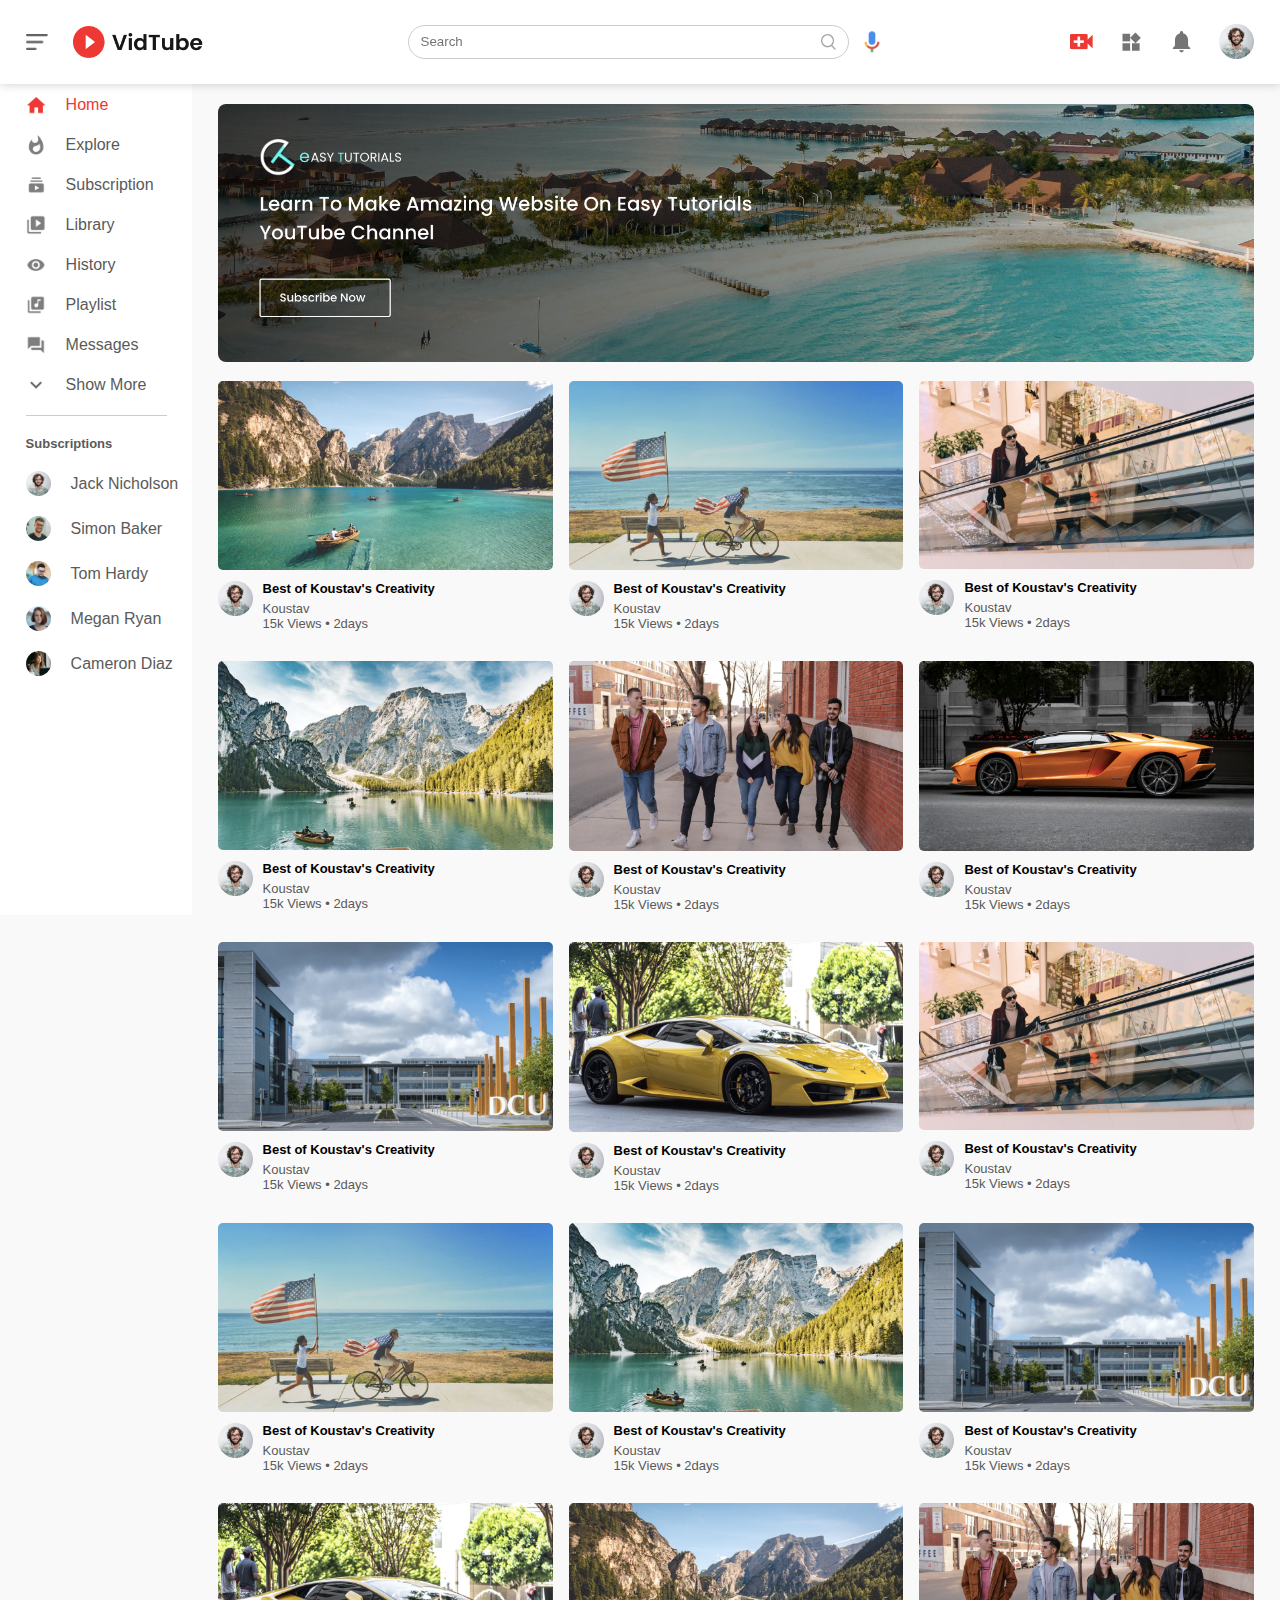
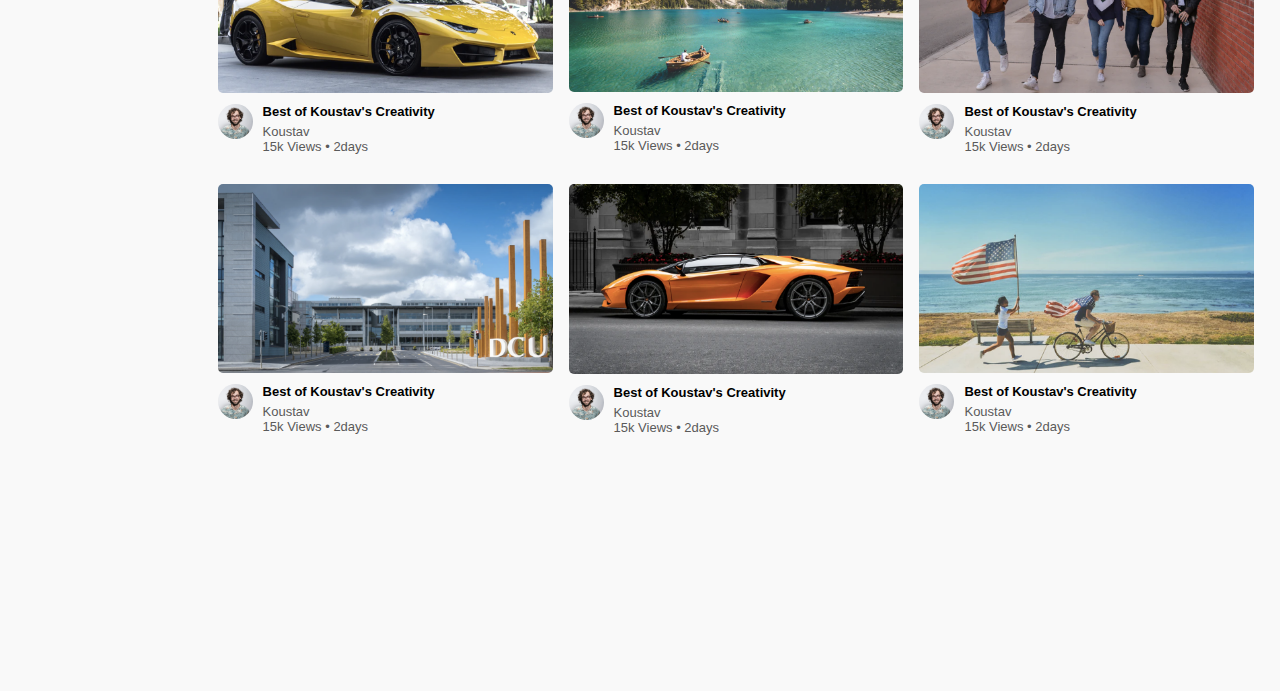
<file: index.html>
<!DOCTYPE html>
<html lang="en">
<head>
    <meta charset="UTF-8">
    <meta name="viewport" content="width=device-width, initial-scale=1.0">
    <title>Video Sharing Website - Inspired by the Design of YouTube</title>
    <link rel="stylesheet" href="style.css">
</head>
<body>
    
    <!-- Top Section Start-->
    <nav class="flex-div">
        <div class="nav-left flex-div">
            <img src="images/menu.png" alt="" class="menu-icon">
            <img src="images/logo.png" alt="" class="logo">
        </div>
        <div class="nav-middle flex-div">
            <div class="search-box flex-div">
                <input type="text" placeholder="Search">
                <img src="images/search.png" alt="">
            </div>
            <img src="images/voice-search.png" alt="" class="mic-icon">
        </div>
        <div class="nav-right flex-div">
            <img src="images/upload.png" alt="">
            <img src="images/more.png" alt="">
            <img src="images/notification.png" alt="">
            <img src="images/Jack.png" alt="" class="user-icon">
        </div>
    </nav>

    <!-- Top Section End-->



    <!--Start of Side-bar -->

        <div class="sidebar">
            <div class="shortcut-links">
                <a href=""><img src="images/home.png"><p>Home</p></a>
                <a href=""><img src="images/explore.png"><p>Explore</p></a>
                <a href=""><img src="images/subscriprion.png"><p>Subscription</p></a>
                <a href=""><img src="images/library.png"><p>Library</p></a>
                <a href=""><img src="images/history.png"><p>History</p></a>
                <a href=""><img src="images/playlist.png"><p>Playlist</p></a>
                <a href=""><img src="images/messages.png"><p>Messages</p></a>
                <a href=""><img src="images/show-more.png"><p>Show More</p></a>
                
                <hr>

            </div>

            <div class="subscribed-list">
                <h3>Subscriptions</h3>
                <a href=""><img src="images/Jack.png"><p>Jack Nicholson</p></a>
                <a href=""><img src="images/simon.png"><p>Simon Baker</p></a>
                <a href=""><img src="images/tom.png"><p>Tom Hardy</p></a>
                <a href=""><img src="images/megan.png"><p>Megan Ryan</p></a>
                <a href=""><img src="images/cameron.png"><p>Cameron Diaz</p></a>
            </div>
        </div>

    <!--End of Side-bar -->



    <!-- start of main -->

        <div class="container">
            <div class="banner">
                <img src="images/banner.png" alt="">
            </div>

            <div class="list-container">
                <div class="vid-list">
                    <a href="play_video.html"><img src="images/thumbnail1.png" alt="" class="thumbnail"></a>                  
                        <div class="flex-div">
                            <img src="images/Jack.png" alt="">
                                <div class="vid-info">
                                    <a href="play_video.html">Best of Koustav's Creativity</a>
                                    <p>Koustav</p>
                                    <p>15k Views &bull; 2days</p>
                                </div>
                        </div>
                </div>
                <div class="vid-list">
                    <a href=""><img src="images/thumbnail2.png" alt="" class="thumbnail"></a>                  
                        <div class="flex-div">
                            <img src="images/Jack.png" alt="">
                                <div class="vid-info">
                                    <a href="">Best of Koustav's Creativity</a>
                                    <p>Koustav</p>
                                    <p>15k Views &bull; 2days</p>
                                </div>
                        </div>
                </div>
                <div class="vid-list">
                    <a href=""><img src="images/thumbnail3.png" alt="" class="thumbnail"></a>                  
                        <div class="flex-div">
                            <img src="images/Jack.png" alt="">
                                <div class="vid-info">
                                    <a href="">Best of Koustav's Creativity</a>
                                    <p>Koustav</p>
                                    <p>15k Views &bull; 2days</p>
                                </div>
                        </div>
                </div>
                <div class="vid-list">
                    <a href=""><img src="images/thumbnail4.png" alt="" class="thumbnail"></a>                  
                        <div class="flex-div">
                            <img src="images/Jack.png" alt="">
                                <div class="vid-info">
                                    <a href="">Best of Koustav's Creativity</a>
                                    <p>Koustav</p>
                                    <p>15k Views &bull; 2days</p>
                                </div>
                        </div>
                </div>
                <div class="vid-list">
                    <a href=""><img src="images/thumbnail5.png" alt="" class="thumbnail"></a>                  
                        <div class="flex-div">
                            <img src="images/Jack.png" alt="">
                                <div class="vid-info">
                                    <a href="">Best of Koustav's Creativity</a>
                                    <p>Koustav</p>
                                    <p>15k Views &bull; 2days</p>
                                </div>
                        </div>
                </div>
                <div class="vid-list">
                    <a href=""><img src="images/thumbnail6.png" alt="" class="thumbnail"></a>                  
                        <div class="flex-div">
                            <img src="images/Jack.png" alt="">
                                <div class="vid-info">
                                    <a href="">Best of Koustav's Creativity</a>
                                    <p>Koustav</p>
                                    <p>15k Views &bull; 2days</p>
                                </div>
                        </div>
                </div>
                <div class="vid-list">
                    <a href=""><img src="images/thumbnail7.png" alt="" class="thumbnail"></a>                  
                        <div class="flex-div">
                            <img src="images/Jack.png" alt="">
                                <div class="vid-info">
                                    <a href="">Best of Koustav's Creativity</a>
                                    <p>Koustav</p>
                                    <p>15k Views &bull; 2days</p>
                                </div>
                        </div>
                </div>
                <div class="vid-list">
                    <a href=""><img src="images/thumbnail8.png" alt="" class="thumbnail"></a>                  
                        <div class="flex-div">
                            <img src="images/Jack.png" alt="">
                                <div class="vid-info">
                                    <a href="">Best of Koustav's Creativity</a>
                                    <p>Koustav</p>
                                    <p>15k Views &bull; 2days</p>
                                </div>
                        </div>
                </div>
                <div class="vid-list">
                    <a href=""><img src="images/thumbnail3.png" alt="" class="thumbnail"></a>                  
                        <div class="flex-div">
                            <img src="images/Jack.png" alt="">
                                <div class="vid-info">
                                    <a href="">Best of Koustav's Creativity</a>
                                    <p>Koustav</p>
                                    <p>15k Views &bull; 2days</p>
                                </div>
                        </div>
                </div>
                <div class="vid-list">
                    <a href=""><img src="images/thumbnail2.png" alt="" class="thumbnail"></a>                  
                        <div class="flex-div">
                            <img src="images/Jack.png" alt="">
                                <div class="vid-info">
                                    <a href="">Best of Koustav's Creativity</a>
                                    <p>Koustav</p>
                                    <p>15k Views &bull; 2days</p>
                                </div>
                        </div>
                </div>
                <div class="vid-list">
                    <a href=""><img src="images/thumbnail4.png" alt="" class="thumbnail"></a>                  
                        <div class="flex-div">
                            <img src="images/Jack.png" alt="">
                                <div class="vid-info">
                                    <a href="">Best of Koustav's Creativity</a>
                                    <p>Koustav</p>
                                    <p>15k Views &bull; 2days</p>
                                </div>
                        </div>
                </div>
                <div class="vid-list">
                    <a href=""><img src="images/thumbnail7.png" alt="" class="thumbnail"></a>                  
                        <div class="flex-div">
                            <img src="images/Jack.png" alt="">
                                <div class="vid-info">
                                    <a href="">Best of Koustav's Creativity</a>
                                    <p>Koustav</p>
                                    <p>15k Views &bull; 2days</p>
                                </div>
                        </div>
                </div>
                <div class="vid-list">
                    <a href=""><img src="images/thumbnail8.png" alt="" class="thumbnail"></a>                  
                        <div class="flex-div">
                            <img src="images/Jack.png" alt="">
                                <div class="vid-info">
                                    <a href="">Best of Koustav's Creativity</a>
                                    <p>Koustav</p>
                                    <p>15k Views &bull; 2days</p>
                                </div>
                        </div>
                </div>
                <div class="vid-list">
                    <a href=""><img src="images/thumbnail1.png" alt="" class="thumbnail"></a>                  
                        <div class="flex-div">
                            <img src="images/Jack.png" alt="">
                                <div class="vid-info">
                                    <a href="">Best of Koustav's Creativity</a>
                                    <p>Koustav</p>
                                    <p>15k Views &bull; 2days</p>
                                </div>
                        </div>
                </div>
                <div class="vid-list">
                    <a href=""><img src="images/thumbnail5.png" alt="" class="thumbnail"></a>                  
                        <div class="flex-div">
                            <img src="images/Jack.png" alt="">
                                <div class="vid-info">
                                    <a href="">Best of Koustav's Creativity</a>
                                    <p>Koustav</p>
                                    <p>15k Views &bull; 2days</p>
                                </div>
                        </div>
                </div>
                <div class="vid-list">
                    <a href=""><img src="images/thumbnail7.png" alt="" class="thumbnail"></a>                  
                        <div class="flex-div">
                            <img src="images/Jack.png" alt="">
                                <div class="vid-info">
                                    <a href="">Best of Koustav's Creativity</a>
                                    <p>Koustav</p>
                                    <p>15k Views &bull; 2days</p>
                                </div>
                        </div>
                </div>
                <div class="vid-list">
                    <a href=""><img src="images/thumbnail6.png" alt="" class="thumbnail"></a>                  
                        <div class="flex-div">
                            <img src="images/Jack.png" alt="">
                                <div class="vid-info">
                                    <a href="">Best of Koustav's Creativity</a>
                                    <p>Koustav</p>
                                    <p>15k Views &bull; 2days</p>
                                </div>
                        </div>
                </div>
                <div class="vid-list">
                    <a href=""><img src="images/thumbnail2.png" alt="" class="thumbnail"></a>                  
                        <div class="flex-div">
                            <img src="images/Jack.png" alt="">
                                <div class="vid-info">
                                    <a href="">Best of Koustav's Creativity</a>
                                    <p>Koustav</p>
                                    <p>15k Views &bull; 2days</p>
                                </div>
                        </div>
                </div>


            </div>
        </div>

    <!-- end of main -->


    <script src="script.js"></script>

</body>
</html>
</file>
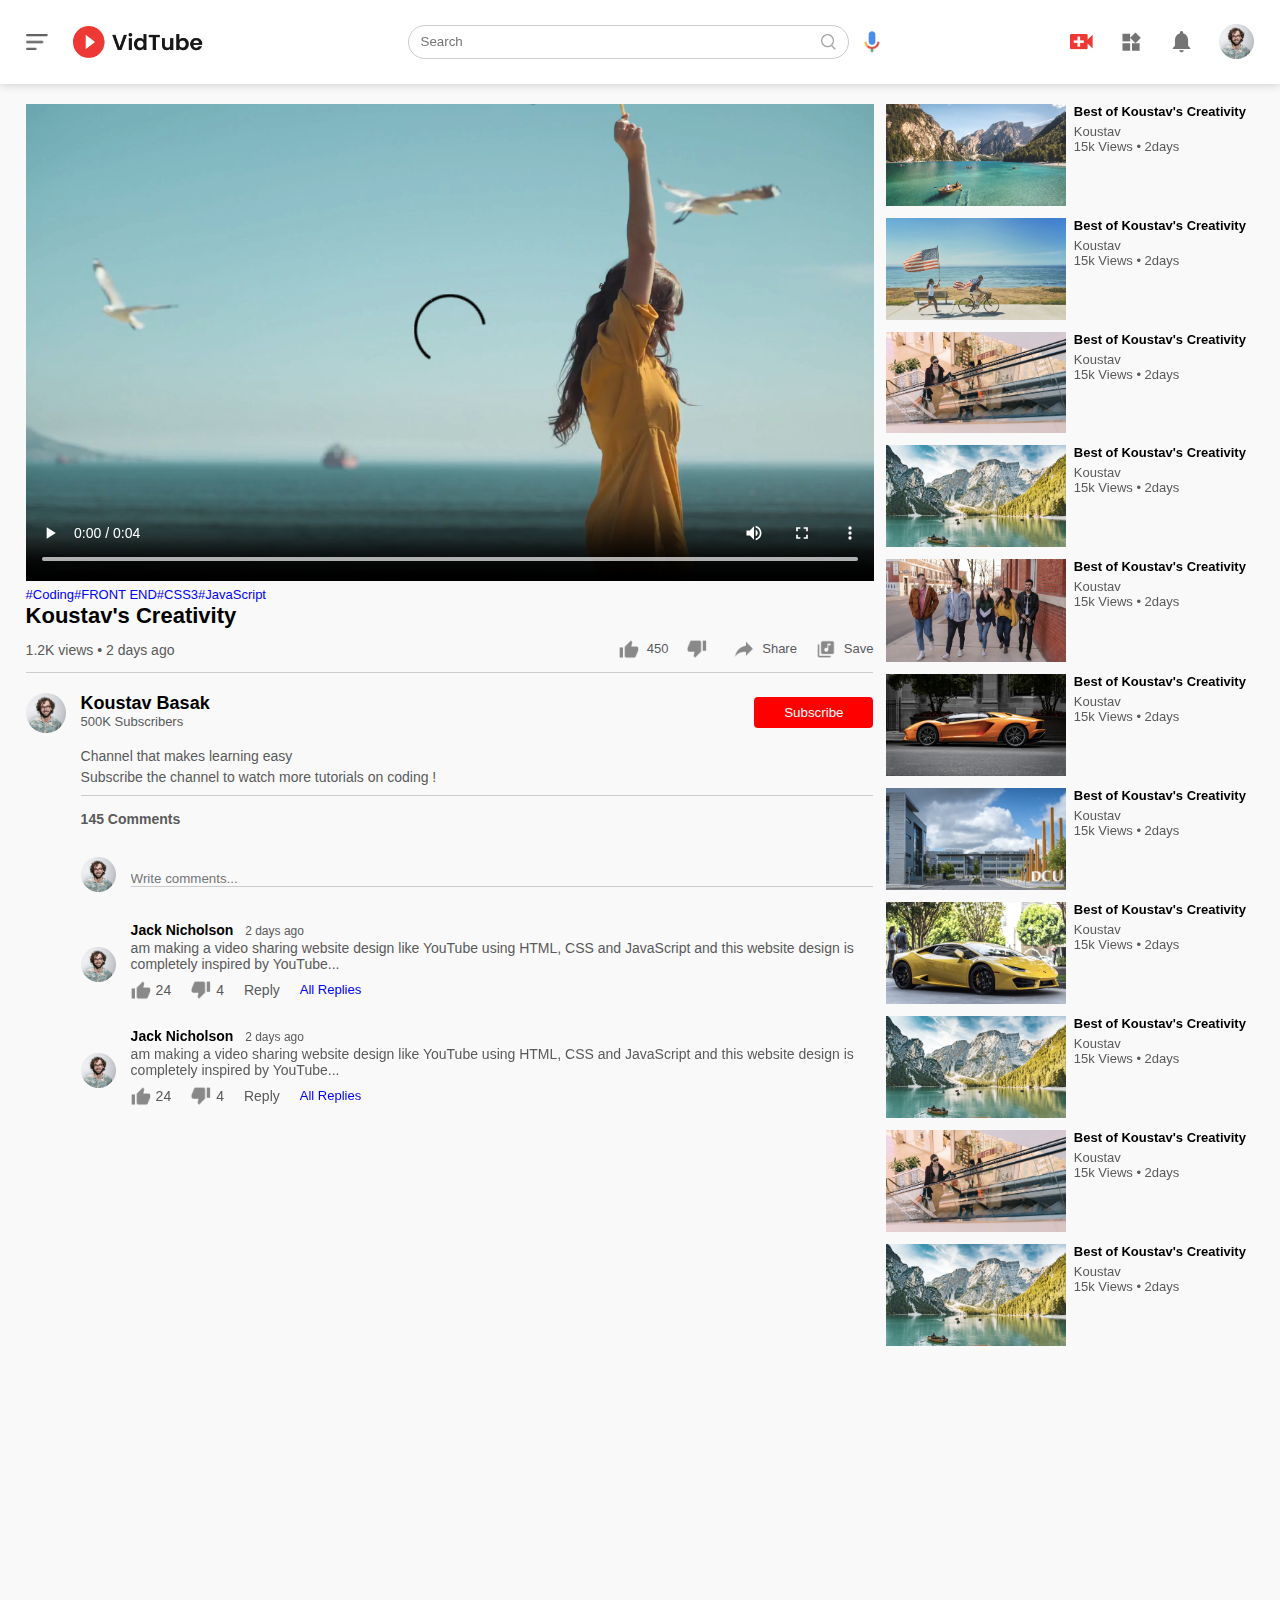
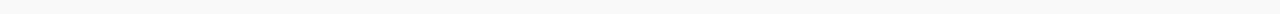
<file: play_video.html>
<!DOCTYPE html>
<html lang="en">
  <head>
    <meta charset="UTF-8" />
    <meta name="viewport" content="width=device-width, initial-scale=1.0" />
    <title>Play Video</title>

    <link rel="stylesheet" href="style.css" />
  </head>
  <body>
    <!-- Top Section Start-->
    <nav class="flex-div">
      <div class="nav-left flex-div">
        <img src="images/menu.png" alt="" class="menu-icon" />
        <img src="images/logo.png" alt="" class="logo" />
      </div>
      <div class="nav-middle flex-div">
        <div class="search-box flex-div">
          <input type="text" placeholder="Search" />
          <img src="images/search.png" alt="" />
        </div>
        <img src="images/voice-search.png" alt="" class="mic-icon" />
      </div>
      <div class="nav-right flex-div">
        <img src="images/upload.png" alt="" />
        <img src="images/more.png" alt="" />
        <img src="images/notification.png" alt="" />
        <img src="images/Jack.png" alt="" class="user-icon" />
      </div>
    </nav>
    <!-- end Section Start-->

    <div class="container play-container">
      <div class="row">
        <div class="play-video">
          <video
            src="images/video.mp4"
            type="video/mp4"
            controls
            autoplay
          ></video>

          <div class="tags">
            <a href="">#Coding</a><a href="">#FRONT END</a><a href="">#CSS3</a
            ><a href="">#JavaScript</a>
          </div>
          <h3>Koustav's Creativity</h3>
          <div class="play-video-info">
            <p>1.2K views &bull; 2 days ago</p>
            <div>
              <a href=""><img src="images/like.png" alt="" />450</a>
              <a href=""><img src="images/dislike.png" alt="" /></a>
              <a href=""><img src="images/share.png" alt="" />Share</a>
              <a href=""><img src="images/save.png" alt="" />Save</a>
            </div>
          </div>

          <hr />

          <div class="plublisher">
            <img src="images/Jack.png" alt="" />
            <div>
              <p>Koustav Basak</p>
              <span>500K Subscribers</span>
            </div>
            <button type="button">Subscribe</button>
          </div>

          <div class="vid-description">
            <p>Channel that makes learning easy</p>
            <p>Subscribe the channel to watch more tutorials on coding !</p>
            <hr />
            <h4>145 Comments</h4>

            <div class="add-comment">
              <img src="images/Jack.png" alt="" />
              <input type="text" placeholder="Write comments..." />
            </div>

            <div class="old-comment">
              <img src="images/Jack.png" alt="" />
              <div>
                <h3>Jack Nicholson <span>2 days ago</span></h3>
                <p>
                  am making a video sharing website design like YouTube using
                  HTML, CSS and JavaScript and this website design is completely
                  inspired by YouTube...
                </p>
                <div class="comment-action">
                  <img src="images/like.png" alt="">
                  <span>24</span>
                  <img src="images/dislike.png" alt="">
                  <span>4</span>
                  <span>Reply</span>
                  <a href="">All Replies</a>
                </div>
              </div>
            </div>

            <div class="old-comment">
              <img src="images/Jack.png" alt="" />
              <div>
                <h3>Jack Nicholson <span>2 days ago</span></h3>
                <p>
                  am making a video sharing website design like YouTube using
                  HTML, CSS and JavaScript and this website design is completely
                  inspired by YouTube...
                </p>
                <div class="comment-action">
                  <img src="images/like.png" alt="">
                  <span>24</span>
                  <img src="images/dislike.png" alt="">
                  <span>4</span>
                  <span>Reply</span>
                  <a href="">All Replies</a>
                </div>
              </div>
            </div>
          </div>
        </div>

        <!-- start of video list of right sidebar  -->
        <div class="right-sidebar">
          <div class="side-video-list">
            <a href="" class="small-thumbnail"
              ><img src="images/thumbnail1.png" alt=""
            /></a>
            <div class="vid-info">
              <a href="">Best of Koustav's Creativity</a>
              <p>Koustav</p>
              <p>15k Views &bull; 2days</p>
            </div>
          </div>
          <div class="side-video-list">
            <a href="" class="small-thumbnail"
              ><img src="images/thumbnail2.png" alt=""
            /></a>
            <div class="vid-info">
              <a href="">Best of Koustav's Creativity</a>
              <p>Koustav</p>
              <p>15k Views &bull; 2days</p>
            </div>
          </div>
          <div class="side-video-list">
            <a href="" class="small-thumbnail"
              ><img src="images/thumbnail3.png" alt=""
            /></a>
            <div class="vid-info">
              <a href="">Best of Koustav's Creativity</a>
              <p>Koustav</p>
              <p>15k Views &bull; 2days</p>
            </div>
          </div>
          <div class="side-video-list">
            <a href="" class="small-thumbnail"
              ><img src="images/thumbnail4.png" alt=""
            /></a>
            <div class="vid-info">
              <a href="">Best of Koustav's Creativity</a>
              <p>Koustav</p>
              <p>15k Views &bull; 2days</p>
            </div>
          </div>
          <div class="side-video-list">
            <a href="" class="small-thumbnail"
              ><img src="images/thumbnail5.png" alt=""
            /></a>
            <div class="vid-info">
              <a href="">Best of Koustav's Creativity</a>
              <p>Koustav</p>
              <p>15k Views &bull; 2days</p>
            </div>
          </div>
          <div class="side-video-list">
            <a href="" class="small-thumbnail"
              ><img src="images/thumbnail6.png" alt=""
            /></a>
            <div class="vid-info">
              <a href="">Best of Koustav's Creativity</a>
              <p>Koustav</p>
              <p>15k Views &bull; 2days</p>
            </div>
          </div>
          <div class="side-video-list">
            <a href="" class="small-thumbnail"
              ><img src="images/thumbnail7.png" alt=""
            /></a>
            <div class="vid-info">
              <a href="">Best of Koustav's Creativity</a>
              <p>Koustav</p>
              <p>15k Views &bull; 2days</p>
            </div>
          </div>
          <div class="side-video-list">
            <a href="" class="small-thumbnail"
              ><img src="images/thumbnail8.png" alt=""
            /></a>
            <div class="vid-info">
              <a href="">Best of Koustav's Creativity</a>
              <p>Koustav</p>
              <p>15k Views &bull; 2days</p>
            </div>
          </div>
          <div class="side-video-list">
            <a href="" class="small-thumbnail"
              ><img src="images/thumbnail4.png" alt=""
            /></a>
            <div class="vid-info">
              <a href="">Best of Koustav's Creativity</a>
              <p>Koustav</p>
              <p>15k Views &bull; 2days</p>
            </div>
          </div>
          <div class="side-video-list">
            <a href="" class="small-thumbnail"
              ><img src="images/thumbnail3.png" alt=""
            /></a>
            <div class="vid-info">
              <a href="">Best of Koustav's Creativity</a>
              <p>Koustav</p>
              <p>15k Views &bull; 2days</p>
            </div>
          </div>
          <div class="side-video-list">
            <a href="" class="small-thumbnail"
              ><img src="images/thumbnail4.png" alt=""
            /></a>
            <div class="vid-info">
              <a href="">Best of Koustav's Creativity</a>
              <p>Koustav</p>
              <p>15k Views &bull; 2days</p>
            </div>
          </div>
        </div>
        <!-- end of video list of right sidebar  -->
      </div>
    </div>
  </body>
</html>
</file>
<file: style.css>
* {
    margin: 0;
    padding: 0;
    font-family: 'poppins', sans-serif;
    box-sizing: border-box;
}

a{
    text-decoration: none;
    color: #5a5a5a;
}

img{
    cursor: pointer;
}

.flex-div{
    display: flex;
    align-items: center;
}

nav{
    padding: 10px 2%;
    justify-content: space-between;
    box-shadow: 0 0 10px rgba(0, 0, 0, 0.2);
    background-color: white;
    position: sticky;
    top: 0;
    z-index: 10;
}

.nav-right img{
    width: 25px;
    margin-right: 25px;
}

.nav-right .user-icon{
    width: 35px;
    border-radius: 50%;
    margin-right: 0;
}

.nav-left .menu-icon{
    width: 22px;
    margin-right: 25px;
}

.nav-left .logo{
    width: 130px;
}

.nav-middle .mic-icon{
        width: 16px;
}

.nav-middle .search-box{
    border: 1px solid #ccc;
    margin: 15px;
    padding: 8px 12px;
    border-radius: 25px;
}

.nav-middle .search-box input{
    width: 400px;
    border: 0;
    outline: 0;
    background: transparent;
}

.nav-middle .search-box img{
    width: 15px;
}


/*----------Start of sidebar--------*/

.sidebar{
    background: #fff;
    width: 15%;
    height: 100vh;
    position: fixed;
    top: 15px;
    padding-left: 2%;
    padding-top: 80px;
}

.shortcut-links a img{
    width: 20px;
    margin-right: 20px;
}
.shortcut-links a{
    display: flex;
    align-items: center;
    margin-bottom: 20px;
    width: fit-content;
    flex-wrap: wrap;
}

.shortcut-links a:first-child{
    color: #ed3833;
}

.sidebar hr{
    border: 0;
    height: 1px;
    background-color: #ccc;
    width: 85%;
}

.subscribed-list h3{
    font-size: 13px;
    margin: 20px 0;
    color: #5a5a5a;
}

.subscribed-list a{
    display: flex;
    align-items: center;
    margin-bottom: 20px;
    width: fit-content;
    flex-wrap: wrap;
}

.subscribed-list a img{
    width: 25px;
    border-radius: 50%;
    margin-right: 20px;
}

.small-sidebar{
    width: 5%;
}

.small-sidebar a p{
    display: none;
}

.small-sidebar h3{
    display: none;
}

.small-sidebar hr{
    width: 50%;
    margin-bottom: 25px;
}
/*----------End of sidebar--------*/

/*----------Start of Main Body--------*/
.container{
    background: #f9f9f9;
    padding-left: 17%;
    padding-right: 2%;
    padding-top: 20px;
    padding-bottom: 20%;
}

.large-container{
    padding-left: 7%;
}

.banner{
    width: 100%;
}

.banner img{
    width: 100%;
    border-radius: 8px;
}

.list-container{
    display: grid;
    grid-template-columns: repeat(auto-fit, minmax(250px, 1fr));
    grid-column-gap: 16px;
    grid-row-gap: 30px;
    margin-top: 15px;
}

.vid-list .thumbnail{
    width: 100%;
    border-radius: 5px;
}

.vid-list .flex-div{
    align-items: flex-start;
    margin-top: 7px;
}

.vid-list .flex-div img{
    width: 35px;
    margin-right: 10px;
    border-radius: 50%;
}

.vid-info{
    color: #5a5a5a;
    font-size: 13px;
}

.vid-info a{
    color: #000;
    font-weight: 600;
    display: block;
    margin-bottom: 5px;
}


/* responsiveness */

@media (max-width   : 900px){
    .menu-icon{
        display: none;
    }

    .sidebar{
        display: none;
    }

    .container, .large-container{
        padding-left: 5%;
        padding-right: 5%;
    }

    .nav-right img{
        display: none;
    }

    .nav-right .user-icon{
        display: block;
        width: 30px;
    }

    .nav-middle .search-box input{
        width: 100px;
    }

    .nav-middle .mic-icon{
        display: none;
    }

    .logo{
        width: 90px;
    }
}


/* play_video Page  */

.play-container{
    padding-left: 2%;
}

.row{
    display: flex;
    justify-content: space-between;
    flex-wrap: wrap;
}

.play-video{
    flex-basis: 69%;
}

.right-sidebar{
    flex-basis: 30%;
}

.play-video video{
    width: 100%;
}


.side-video-list{
    display: flex;
    justify-content: space-between;
    margin-bottom: 8px;
}

.side-video-list img{
    width: 100%;
}

.side-video-list .small-thumbnail{
    flex-basis: 49%;
}

.side-video-list .vid-info{
    flex-basis: 49%;
}

.play-video a{
    color: #0000ff;
    font-size: 13px;
}

.play-video h3{
   font-weight: 600;
   font-size: 22px; 
}

.play-video .play-video-info{
    display: flex;
    align-items: center;
    flex-wrap: wrap;
    justify-content: space-between;
    margin-top: 10px;
    font-size: 14px;
    color: #5a5a5a;
}

.play-video .play-video-info a img{
    width: 20px;
    margin-right: 8px;
}

.play-video .play-video-info a{
    display: inline-flex;
    align-items: center;
    margin-left: 15px;
    color: #5a5a5a;
}

.play-video hr{
    border: 0;
    height: 1px;
    background: #ccc;
    margin: 10px 0;
}

.plublisher{
    display: flex;
    align-items: center;
    margin-top: 20px;
}

.plublisher div{
    flex: 1;
    line-height: 18px;
}

.plublisher img{
    width: 40px;
    border-radius: 50%;
    margin-right: 15px;
}

.plublisher div p{
    color: #000;
    font-weight: 600;
    font-size: 18px;
}

.plublisher div span{
    font-size: 13px;
    color: #5a5a5a;
}

.plublisher button{
    background: red;
    border: 0;
    outline: 0;
    border-radius: 4px;
    cursor: pointer;
    color: #fff;
    padding: 8px 30px;
}

.vid-description{
    padding-left: 55px;
    margin: 15px 0;
}

.vid-description p{
    font-size: 14px;
    margin-bottom: 5px;
    color: #5a5a5a;
}

.vid-description h4{
    font-size: 14px;
    color: #5a5a5a;
    margin-top: 15px;
}

.add-comment{
    display: flex;
    align-items: center;
    margin: 30px 0;
}

.add-comment img{
    width: 35px;
    border-radius: 50%;
    margin-right: 15px;
}

.add-comment input{
    border: 0;
    outline: 0;
    border-bottom: 1px solid #ccc;
    width: 100%;
    padding-top: 10px;
    background: transparent;
}

.old-comment{
    display: flex;
    align-items: center;
    margin: 20px 0;
}

.old-comment img{
    width: 35px;
    border-radius: 50%;
    margin-right: 15px;
}

.old-comment h3{
    font-size: 14px;
    margin-bottom: 2px;
}

.old-comment h3 span{
    font-size: 12px;
    color: #5a5a5a;
    font-weight: 500;
    margin-left: 8px;
}

.comment-action{
    display: flex;
    align-items: center;
    margin: 8px 0;
    font-size: 14px;
}

.comment-action img{
    border-radius: 0;
    width: 20px;
    margin-right: 5px;
}

.comment-action span{
    margin-right: 20px;
    color: #5a5a5a;
}


@media (max-width: 900px){
    .play-video{
        flex-basis: 100%;
    }

    .right-sidebar{
        flex-basis: 100%;
    }

    .play-container{
        padding-left: 5%;
    }

    .vid-description{
        padding-left: 0;
    }

    .play-video .play-video-info a{
        margin-left: 0;
        margin-right: 15px;
        margin-top: 15px;
    }

}
</file>
